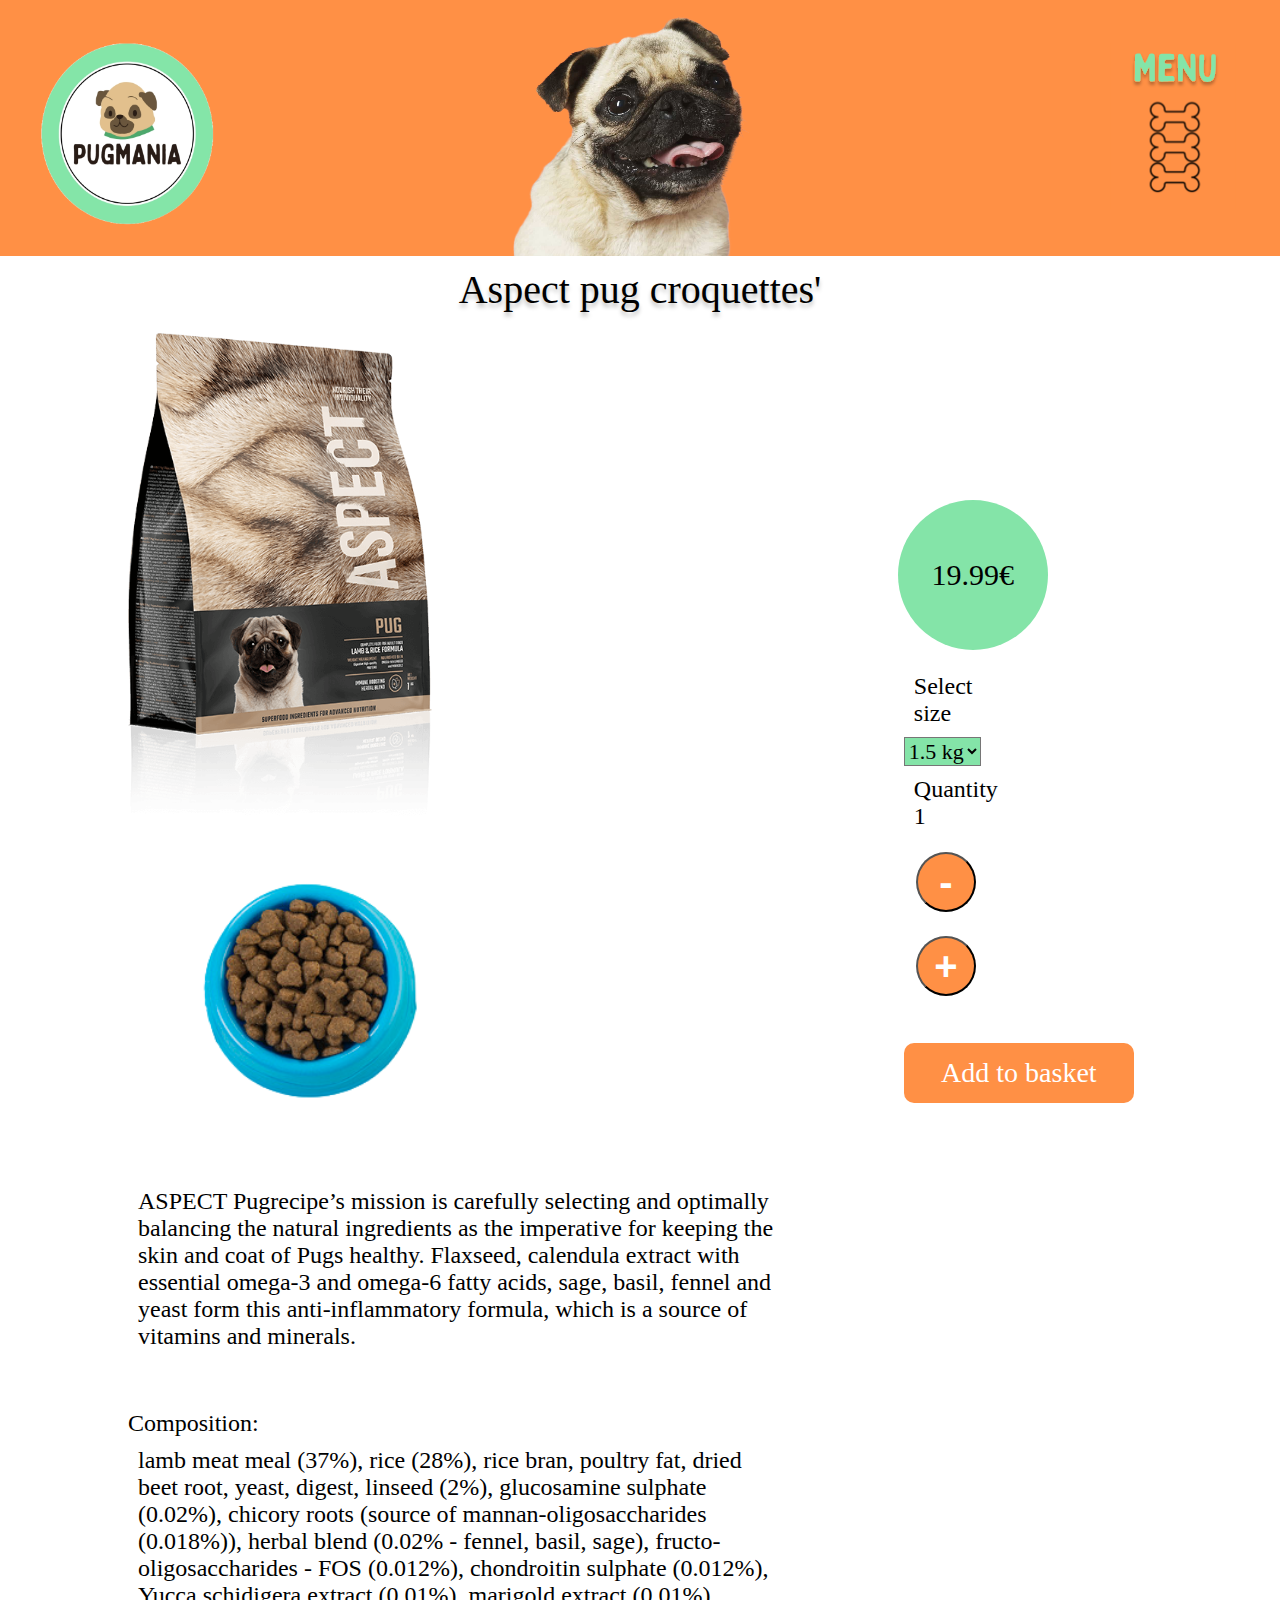
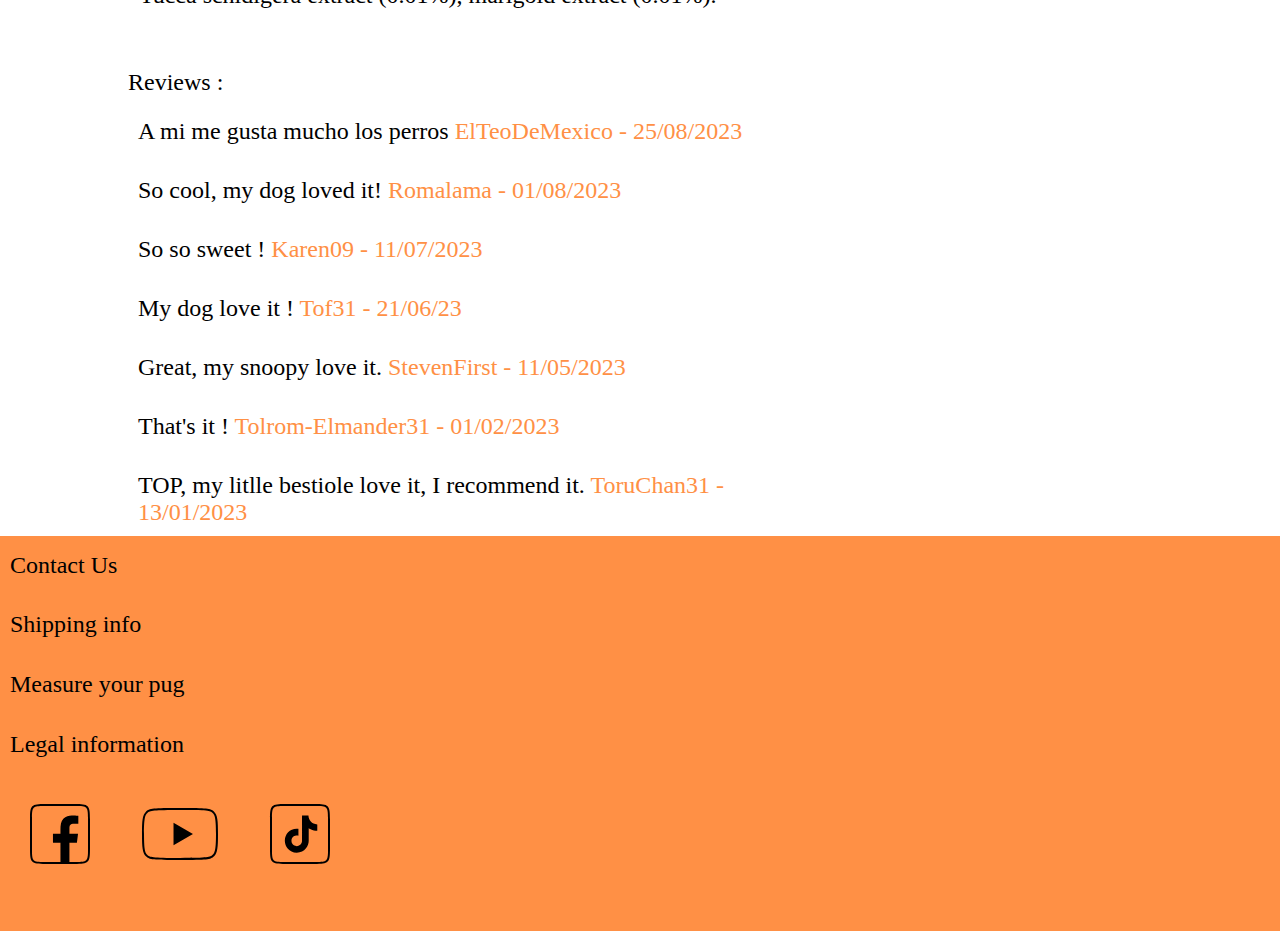
<file: index.html>
<!DOCTYPE html>
<html lang="en">
  <head>
    <meta charset="UTF-8">
    <meta name="viewport" content="width=device-width, initial-scale=1.0">
    <meta http-equiv="X-UA-Compatible" content="ie=edge">
    <title>Pugmania - Aspect pug croquettes'</title>
    <link rel="stylesheet" href="./style.css">
    <link rel="icon" href="./favicon.ico" type="image/x-icon">
	  <script src="index.js" async></script>
  
  </head>
  

  <body>
    <header>
      <div class="logo">
        <a href="homepage.html">
        <img id="logo" class="width-full" src="assets/img/Logo final vert.png" alt="Img-header">
        </a>
      </div>
      <div class="happy-pug">
        <img id="img-happy-pug" class="width-full" src="assets/img/happy-pug.png" alt="Img-header">
      </div>
      <div class="img-menu">
        <label id="hamburger-logo" for="hamburger"> <img id="img-menu" button id="openBtn" class="height-full" src="assets/img/menuf.svg" alt="Img-header"></label>
      </div>
      
    </header>

    <div class="menu">
      <!-- Utilisation d'une checkbox -->
      <input type="checkbox" id="hamburger">
      
      <nav>
        <button class="close-button"><h4>Close Menu X</h4></button></a>
        <a href="login/login.html">My account</a>
        <a href="#">My basket</a>
        <a href="#">Clothing</a>
        <a href="#">Accessories</a>
        <a href="#">Pug Fashion</a>
        <a href="#">Quality nutrition</a>
        <a href="#">Blog pug’s advice</a>
        <a href="#">About US</a>
        <a href="#">Contact us</a>
        <a href="homepage.html">Home page</a>

      </nav>
    </div>

    <div id="center-content">
    
      <h1>Aspect pug croquettes' </h1>

      <div id="content">
        <div id="description">
          <div class="width-full">
            <img id="img-product" src="assets/img/product-1.png" alt="Image du produit">
            <img id="img-product2" src="assets/img/Product-2.png" alt="Image du produit">

          </div>

          <p>
            ASPECT Pugrecipe’s mission is carefully selecting and optimally balancing the natural ingredients as the imperative for keeping the skin and coat of Pugs healthy. 
            Flaxseed, calendula extract with essential omega-3 and omega-6 fatty acids, sage, basil, fennel and yeast form this anti-inflammatory formula, which is a source of vitamins and minerals.
          </p>
            <h3>Composition:</h3>
          <p>
            lamb meat meal (37%), rice (28%), rice bran, poultry fat, dried beet root, yeast, digest, linseed (2%), glucosamine sulphate (0.02%), chicory roots (source of mannan-oligosaccharides (0.018%)), herbal blend (0.02% - fennel, basil, sage), fructo-oligosaccharides - FOS (0.012%), chondroitin sulphate (0.012%), Yucca schidigera extract (0.01%), marigold extract (0.01%).
          </p>

          <div id="rewiews">
            <h3>Reviews :</h3>
            <p>A mi me gusta mucho los perros
              <span>ElTeoDeMexico  - 25/08/2023</span>
            </p>

            <p>So cool, my dog loved it!  
              <span>Romalama  - 01/08/2023</span>
            </p>

            <p>So so sweet !
              <span>Karen09  -  11/07/2023</span>
            </p>
            <p>My dog love it !
              <span>Tof31  -  21/06/23 </span>
            </p>

            <p>Great, my snoopy love it.
              <span>StevenFirst  -  11/05/2023</span>
            </p>

            <p>That's it !
              <span>Tolrom-Elmander31  -  01/02/2023</span>
            </p>

            <p>TOP, my litlle bestiole love it, I recommend it.
              <span>ToruChan31  -  13/01/2023</span>
            </p>
          </div>

        </div>
        
        <div id="choice">    
          <div>
            <div class="container">
              <div class="green-circle"><p><span id="price">€</span></p>
              </div>
              
              <p class="p-select-size">Select size</p>
          </div>
            <select id="select-size">
              <option value="1.5">1.5 kg</option>
              <option value="3">3 kg</option>
            </select>      
            <div class="button-container">
              <p>Quantity <span id="quantite"></span></p>
              <button id="less-quantite" class="quantity-button">-</button>
              <button id="more-quantite" class="quantity-button">+</button>
            </div>
          <button class="add-to-basket">Add to basket</button>


        </div>

      </div>
        
    
        <!--Alt+z pour voir l'integralité d'une ligne trop longue-->

    </div>
    </div>
    
  </body>

  <footer>
    <!-- <img id="img-footer" src="assets/img/img footer.png" alt="Image du footer"> -->
    <div id="link">
      <a href="contactus.html">Contact Us</a><br>
      <a href="shippinginfo.html">Shipping info</a><br>
      <a href="measureyourpug.html">Measure your pug</a><br>
      <a href="legalinformation.html">Legal information</a><br>
      <div class="img-footer">
        <a href="https://www.facebook.com"><img src="assets/img/facebook.svg.svg" alt="Image du footeur">
        <a href="https://www.youtube.com"><img src="assets/img/youtube.svg.svg" alt="Image du footeur">
        <a href="https://www.tiktok.com"><img src="assets/img/tiktok.svg.svg" alt="Image du footeur">
      </div>
    </div>

  </footer>
</html>




<div>
  <div></div>
  <div></div>
  <div>
    <div>
      <div></div>
    </div>
  </div>
  <div></div>
  <div></div>
  <div></div>
</div>
</file>
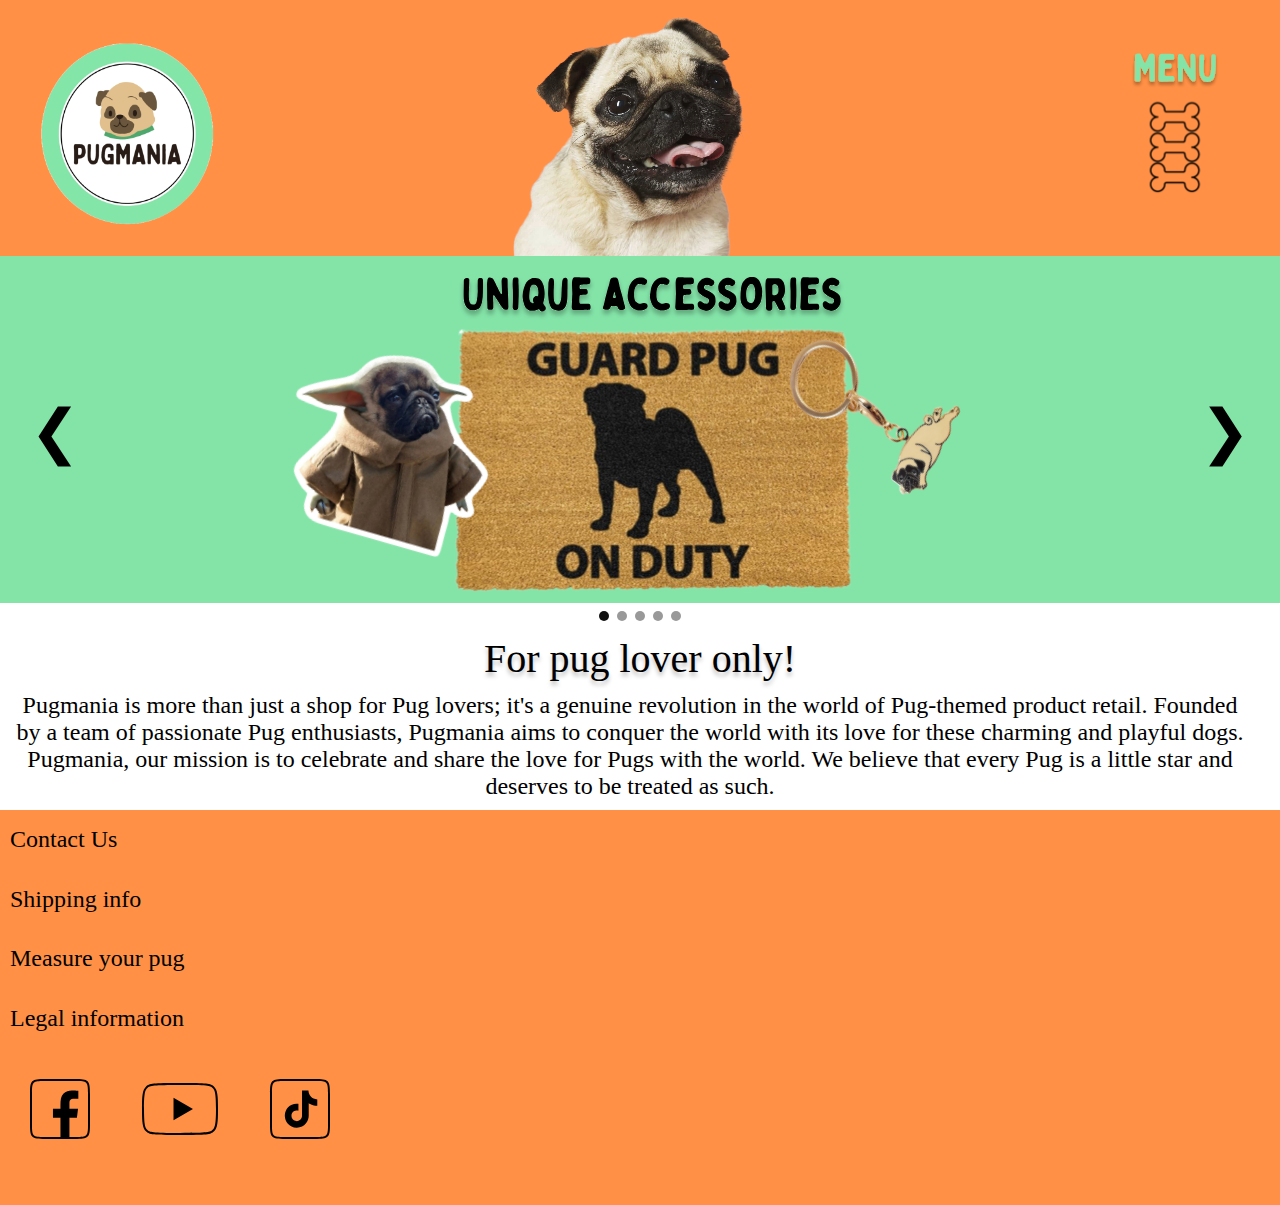
<file: homepage.html>
<!DOCTYPE html>
<html lang="en">
  <head>
    <meta charset="UTF-8">
    <meta name="viewport" content="width=device-width, initial-scale=1.0">
    <meta http-equiv="X-UA-Compatible" content="ie=edge">
    <title>Pugmania.com</title>
    <link rel='stylesheet' href='homepage.css'>
    <link rel="stylesheet" href="style.css">
    <link rel="icon" href="./favicon.ico" type="image/x-icon">
	  <script src="index.js" async></script>
    <script src="homepage.js" async></script>

    <script>
      document.addEventListener('DOMContentLoaded', function () {
          const closeBtn = document.querySelector('.close-button');
          const hamburger = document.querySelector('#hamburger');
  
          closeBtn.addEventListener('click', function () {
              hamburger.checked = false; // Décoche la case à cocher
          });
      });
    </script>    
  </head>

  
  <body>
    <header>
      <div class="logo">
        <a href="homepage.html">
          <img id="logo" class="width-full" src="assets/img/Logo final vert.png" alt="Img-header">
        </a>
      </div>
      <div class="happy-pug">
        <img id="img-happy-pug" class="width-full" src="assets/img/happy-pug.png" alt="Img-header">
      </div>
      <div class="img-menu">
        <label id="hamburger-logo" for="hamburger"> <img id="img-menu" button id="openBtn" class="height-full" src="assets/img/menuf.svg" alt="Image de l'en-tete"></label>
      </div>
      <!-- image svg non pixelisable -->
      
    </header>

  <!-- <class="@media (min-width: 740px)""> -->
    <div class="menu">
      <!-- Utilisation d'une checkbox -->
      <input type="checkbox" id="hamburger">
      <!-- Le reste du menu -->
      
    
      <nav>
        <button class="close-button"><h4>close Menu X</h4></button></a>
        <a href="login/login.html">My account</a>
        <a href="#">My basket</a>
        <a href="#">Clothing</a>
        <a href="#">Accessories</a>
        <a href="#">Pug Fashion</a>
        <a href="#">Quality nutrition</a>
        <a href="#">Blog pug’s advice</a>
        <a href="#">About US</a>
        <a href="#">Contact us</a>
        <a href="homepage.html">Home page</a>
      </nav>
    </div>

    <div class="slide-container">
      <div class="custom-slider fade">
        <a href="index.html">
          <img class="slide-img" src="Unique accessories.svg">
        </a>
      </div>
      <div class="custom-slider fade">
          <img class="slide-img" src="pugfashion.svg">
      </div>
      <div class="custom-slider fade">
        <a href="index.html">
          <img class="slide-img" src="Unique quality nutrition.svg">
        </a>
      </div>
      <div class="custom-slider fade">
        <img class="slide-img" src="Clothing with pug designs.svg">
      </div>
      <div class="custom-slider fade">
        <img class="slide-img" src="the BLog of PUG’s advice.svg">
      </div>
      <a class="prev" onclick="plusSlides(-1)">❮</a>
      <a class="next" onclick="plusSlides(1)">❯</a>
    </div>

    <div class="slide-dot">
      <span class="dot" onclick="currentSlide(1)"></span>
      <span class="dot" onclick="currentSlide(2)"></span>
      <span class="dot" onclick="currentSlide(3)"></span>
      <span class="dot" onclick="currentSlide(4)"></span>
      <span class="dot" onclick="currentSlide(5)"></span>
    </div>

<!-- <div id="center-content">
  <div id="container-unique-accessories">
    <h1>Unique accessories</h1>
    <div id="img-homepage">
      <div class="width-full">
        <img id="img-product-yoda" src="assets/img/yoda.png" alt="img-product">
        <img id="img-product-carpet" src="assets/img/carpet.png" alt="img-product">
        <img id="img-product-key" src="assets/img/key.png" alt="img-product">     
      </div>
    </div>
</div> -->

    <h1>For pug lover only!</h1>
    <p class="text-center">
      Pugmania is more than just a shop for Pug lovers; it's a genuine revolution in the world of Pug-themed product retail. Founded by a team of passionate Pug enthusiasts, Pugmania aims to conquer the world with its love for these charming and playful dogs.
      <br> Pugmania, our mission is to celebrate and share the love for Pugs with the world. We believe that every Pug is a little star and deserves to be treated as such.
    </p>

    <footer>
      <!-- <img id="img-footer" src="assets/img/img footer.png" alt="Image du footer"> -->
      <div id="link">
        <a href="contactus.html">Contact Us</a><br>
        <a href="shippinginfo.html">Shipping info</a><br>
        <a href="measureyourpug.html">Measure your pug</a><br>
        <a href="legalinformation.html">Legal information</a><br>
        <div class="img-footer">
          <a href="https://www.facebook.com"><img src="assets/img/facebook.svg.svg" alt="Img footer">
          <a href="https://www.youtube.com"><img src="assets/img/youtube.svg.svg" alt="Img footer">
          <a href="https://www.tiktok.com"><img src="assets/img/tiktok.svg.svg" alt="Img footer">
        </div>
      </div>

    </footer>
  </body>
</html>
</file>
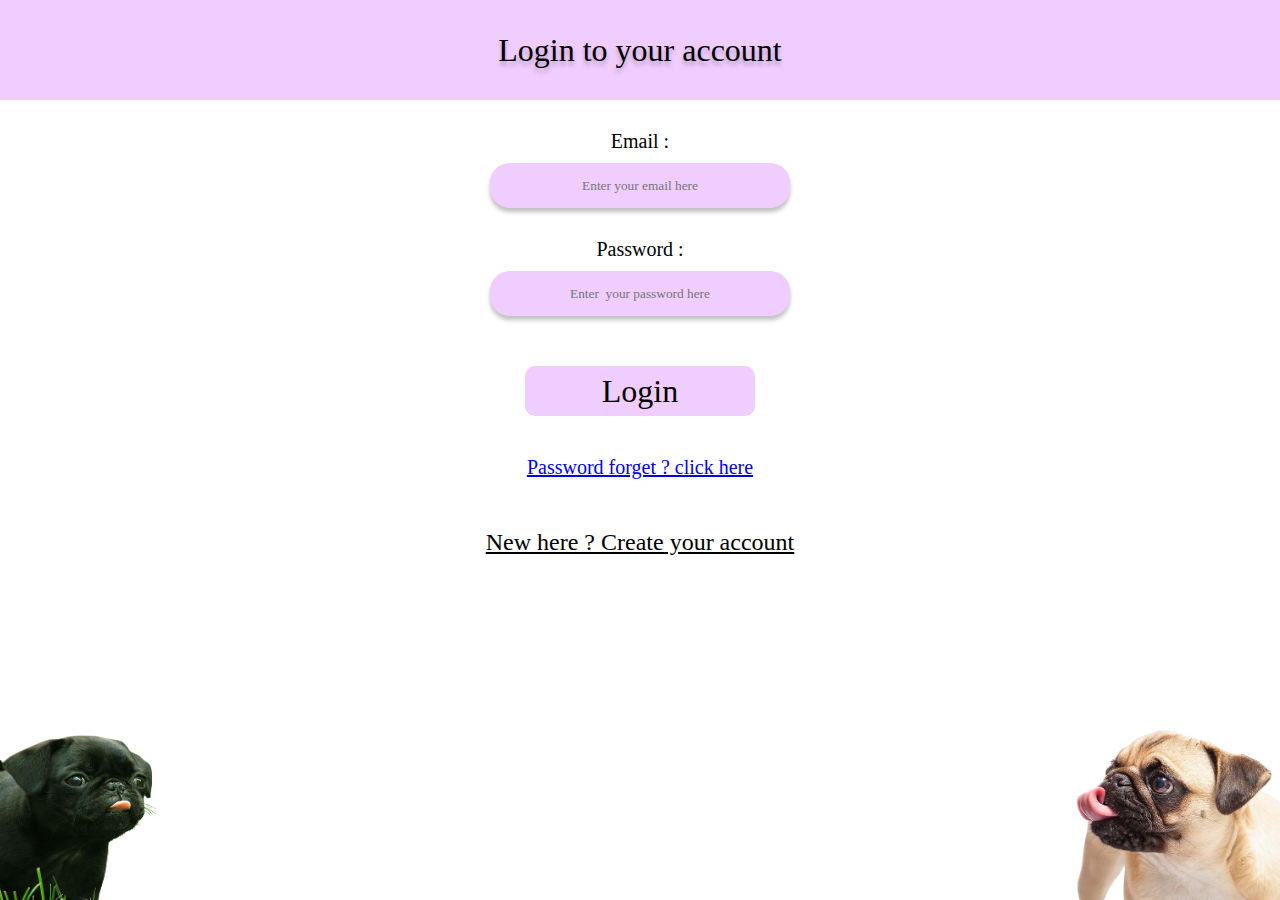
<file: login/login.html>
<!DOCTYPE html>
<html lang="en">
  <head>
    <meta charset="UTF-8">
    <meta name="viewport" content="width=device-width, initial-scale=1.0">
    <meta http-equiv="X-UA-Compatible" content="ie=edge">
    <title>Pugmania - Login to your account</title>
    <link rel="stylesheet" href="./login.css">
    <link rel="icon" href="../favicon.ico" type="image/x-icon">
	  <script src="login.js" async></script>
  </head>

  <body>
    <header>
        <!-- TODO -->
    </header>

    <div class="container">
      <div class="band">
        <h2>Login to your account</h2>
      </div>

      <form>
          <label for="email"><p>Email :</p></label>
          <input  type="email"
                  id="email"
                  name="email"
                  placeholder="Enter your email here"
                  required
                  minlength="1"
                  maxlength="30"
                  size="10"/>
          
          <label for="password"><p>Password :</p></label>
          <input  type="password"
                  id="password"
                  name="password"
                  placeholder="Enter  your password here"
                  required
                  minlength="8"
                  maxlength="100"
                  size="10"/>

          <button class="button-submit">Login</button>
      </form>
      
      <p id="message"></p>
    
      <a href="https://www.google.fr/" class="link-roca">Password forget ? click here</a>
      <a href="../register/register.php"  class="link-roca2">New here ? Create your account</a>
    </div>
 

    <footer>
      <img id="pug-langue1" img src="assets/img/pug-langue.png" alt="footer-img">
      <img id="pug-langue2" src="assets/img/pug-langue-2.png" alt="footer-img">  
    </footer>   
  </body>
</html>
</file>
<file: style.css>
* {
  box-sizing: border-box;
  margin: 0;
  padding: 0;
}

* {
  cursor: url("favicon.ico"), auto;
}

/* COMMUN ////////////////////////////////////////////////////////////////////////////////////////////////////////////////////////////////////////////// */

#rewiews {
  display: flex;
  flex-direction: column;

  p {
    margin-top: 12px;

    span {
      color: #ff9045;
      white-space: normal; /* Colle au commentaire afin de ne conserver un maximum de lisibilité */
    }
  }
}

.logo {
  width: 20vw;
  height: 20vw;
}

#img-menu {
  max-width: 100%;
  width: 34vw;
}

.menu {
  z-index: 9999;
}

h1,
h2,
h3,
h4,
h5 {
  color: #000;
  font-style: normal;
  font-weight: 400;
  line-height: normal;
  font-family: "Bobby Jones Soft";
}

h1 {
  text-align: center;
  text-shadow: 0px 4px 4px rgba(0, 0, 0, 0.25);
  font-size: 40px;
  margin-top: 10px;
}

h3 {
  font-size: 24px;
  font-weight: 400;
}

h4 {
  font-size: 30px;
  font-weight: 400;
}

.roca-one {
  font-family: "RocaOne-Lt";
}

.text-center {
  color: #000;
  text-align: center;
  font-family: "RocaOne-Lt";
  font-size: 24px;
  font-style: normal;
  font-weight: 400;
  line-height: normal;
}

.width-33 {
  width: 33%;
}

.width-full {
  margin-top: 20px;
  width: 100%;
}

.height-full {
  height: 100%;
}

#center-content {
  width: 80%;
  margin-left: auto;
  margin-right: auto;
}

#description {
  display: inline;
  width: 66%;
}

.close-button {
  background-color: #84e4a8;
}

#img-product {
  width: 80%;
  display: flex; /* spécifier un facteur d'agrandissement ou de réduction de la taille d'un élément flexible */
}

#img-product2 {
  width: 80%;
  display: flex;
}

#choice {
  width: 33%;
  justify-content: space-between; /* Espace le contenu horizontalement */
  padding: 100px;
}

#content {
  display: flex;
}

.circle-button.orange {
  background-color: #ff9045;
}

#select-size {
  font-size: 22px;
  font-family: "RocaOne-Lt";
  background-color: #84e4a8;
}

#price {
  font-size: 30px;
  font-family: "Bobby Jones Soft";
}

.green-circle p {
  margin: 0;
  padding: 0;
  text-align: center;
}

#img-footer {
  display: flex;
  /*flex-shrink: 100%; définit le facteur de rétrécissement d'un élément flexible*/
}

footer {
  background-color: #ff9045;
  display: flex;
  width: 200%;
}
/* fin Commun ///////////////////////////////////////////////////////////////////////////////////////////////////////////////////////////////////////////// */

/* Mobile ////////////////////////////////////////////////////////////////////////////////////////////////////////////////////////////////////////////// */
@media (max-width: 740px) {
  header {
    width: 100%;
    background-color: #ff9045;
    display: flex;
    justify-content: space-between; /* Pour aligner les éléments horizontalement */
    align-items: center; /* Pour aligner les éléments verticalement */
    height: auto; /* Maintient le rapport largeur/hauteur d'origine */
    flex: 1; /* Chaque section du header prend un tiers de l'espace disponible */
    text-align: center;
  }

  #img-happy-pug {
    width: 55vw;
    height: 40vw;
    margin-left: 6vw;
  }

  #logo {
    width: 30vw;
    height: 30vw;
    margin-top: -10vw;
  }

  #img-menu {
    width: 30vw;
    height: 30vw;
    margin-left: -14vw;
    margin-top: -8vw;
  }

  .menu {
    position: fixed;
    width: 0px;
  }

  main {
    margin-left: 50px;
    width: 500px;
    text-align: flex;
  }

  #hamburger {
    /* Pour que la checkbox ne s'affiche pas */
    display: none;
  }

  #hamburger-logo {
    cursor: pointer;
    width: 100px;
    display: block;
    /* Pour que le menu hamburger s'affiche toujours */
    text-align: left;
    /* Pour que le menu hamburger soit "rangé" par défaut */
    padding: 10px;
  }

  /* Sélectionne l'élément <nav> */
  nav {
    /* Utilise la mise en page flexbox pour l'élément <nav> */
    display: flex;
    /* Organise les éléments enfants en colonne */
    flex-direction: column;
    /* Définit la couleur de fond de l'élément <nav> */
    background: #ff9045;
    /* Cache le débordement de contenu */
    overflow: hidden;
    /* Fait en sorte que la largeur de l'élément <nav> occupe toute la largeur de la fenêtre */
    width: 100vw;
    /* Déplace l'élément <nav> hors de la vue vers la gauche */
    transform: translateX(-100vw);
    font-family: "Bobby Jones Soft";
    color: #000;
    text-align: center;
    text-shadow: 0px 4px 4px rgba(0, 0, 0, 0.25);
    font-size: 16px;
    font-style: normal;
  }

  #hamburger-logo,
  nav {
    transition: 0.7s;
  }

  /* Lorsque #hamburger est coché, le #hamburger-logo et le nav qui sont dans le même parent changent de propriété */
  #hamburger:checked ~ #hamburger-logo,
  #hamburger:checked ~ nav {
    /* Changement de la position pour afficher les menus */
    transform: translate(0.3vw);
  }

  nav a {
    color: white;
    text-decoration: none;
    padding: 5px;
    font-size: 30px;
  }

  nav a:hover {
    background: #84e4a8;
  }

  h1 {
    color: #000;
    text-align: center;
    text-shadow: 0px 4px 4px rgba(0, 0, 0, 0.25);
    font-family: "Bobby Jones Soft";
    font-size: 24px;
    font-style: normal;
    font-weight: 400;
    line-height: normal;
  }

  h3 {
    color: #000;
    font-family: "Bobby Jones Soft";
    font-size: 20px;
    font-style: normal;
    font-weight: 400;
    line-height: normal;
  }

  p {
    background: linear-gradient(to top, rgba(0, 0, 0 0.5), rgb(253, 253, 253));
    margin-right: 20px; /* Espacement horizontal entre les <divs> */
    display: inline-block; /* Pour qu'elles soient alignés côte à côte */
    padding: 10px; /* Espace entre le texte et la bordure */
    color: #000;
    font-family: "RocaOne-Lt";
    font-size: 16px;
    font-style: normal;
    font-weight: 400;
    line-height: normal;
  }

  .green-circle {
    width: 110px;
    height: 110px;
    background-color: #84e4a8;
    border-radius: 50%; /* Pour créer un rond */
    position: absolute;
    top: 50%;
    left: 50%;
    transform: translate(
      -50%,
      -50%
    ); /* Pour centrer le rond par rapport au texte */
    z-index: -1;
    text-align: center;
    position: relative; /* Assure que le texte est positionné correctement par rapport au conteneur */
    display: flex;
    justify-content: center;
    align-items: center;
  }

  .container {
    position: relative;
    display: inline-block;
    margin-right: 100vw;
  }

  .add-to-basket {
    background-color: #ff9045;
    color: white;
    border: none;
    border-radius: 10px;
    padding: 05px 10px; /* Marge intérieure du bouton */
    cursor: pointer;
    font-family: "RocaOne-Lt";
    font-size: large;
  }

  .add-to-basket:hover {
    background-color: #84e4a8; /* Couleur du bouton au survol */
  }

  .p-select-size {
    font-size: 0px;
  }

  .quantity-button {
    width: 40px;
    height: 40px;
    background-color: #ff9045;
    border-radius: 50%;
    color: #ffffff;
    font-weight: bold;
    display: flex;
    align-items: center;
    justify-content: center;
    font-size: 20px;
    cursor: pointer;
    margin: 5px;
    display: inline-flex; /* Affiche les boutons "plus" et "moins" en ligne */
  }

  #link a {
    display: inline-block; /* Pour qu'ils soient alignés côte à côte */
    padding: 3vw;
    font-family: "RocaOne-Lt";
    font-size: 16px;
    font-weight: 500; /* Définis l'épaisseur */
    line-height: 0.5; /* Léger espace entre les liens */
    color: #000000;
    text-decoration: none; /* Supprime le soulignement des liens */
    margin-left: 7vw;
  }

  #link a:visited {
    color: #000000;
  }

  #link a:hover {
    color: #84e4a8;
  }

  #link a:active {
    color: #000000;
  }

  footer {
    background-color: #ff9045;
    display: flex;
    width: 100%;
  }

  .img-footer a {
    margin-right: 8vw;
    max-width: 10vw; /* Limite la largeur maximale des images */
    height: auto; /* Permet à la hauteur de s'ajuster automatiquement pour conserver les proportions */
  }
}
/* fin mobile ////////////////////////////////////////////////////////////////////////////////////////////////////////////////////////////////////////// */

/* desktop ///////////////////////////////////////////////////////////////////////////////////////////////////////////////////////////////////////////// */
@media (min-width: 741px) {
  header {
    background-color: #ff9045;
    height: 20vw;
    width: 100%;
    display: flex;
    justify-content: space-between; /* Pour aligner les éléments horizontalement */
    max-width: 100%; /* Empêche l'image de déborder de la section */
    text-align: center; /* Centre le contenu horizontalement */
    align-items: center; /* Centre les éléments verticalement */
    position: relative;
  }

  .menu {
    /* Pour que le menu reste en place quand on scroll */
    width: 100%;
    height: 100%;
    z-index: 9999;
  }

  main {
    /* Pour que le texte ne soit pas sous le menu */
    margin-left: 50px;
    width: 50px;
    text-align: flex;
  }

  #hamburger {
    /* Pour que la checkbox ne s'affiche pas */
    display: none;
  }

  #hamburger-logo {
    cursor: pointer;
    width: 200px;
    display: block;
    /* Pour que le menu hamburger s'affiche toujours */
    text-align: left;
    padding: 10px;
  }
  /* Sélecteur pour cibler les éléments <nav> */
  nav {
    /* Positionne l'élément <nav> de manière absolue par rapport à son parent positionné */
    position: absolute;
    /* Aligne l'élément <nav> à droite du parent */
    right: 0;
    /* Utilise le modèle de boîte flexible pour aligner les enfants */
    display: flex;
    flex-direction: column;
    background: #ff9045;
    /* Masque tout contenu qui dépasse les limites de l'élément <nav> */
    overflow: hidden;
    /* Fixe la largeur de l'élément <nav> à 300 pixels */
    width: 300px;
    font-family: "Bobby Jones Soft";
    color: #000;
    /* Centre le texte horizontalement */
    text-align: center;
    text-shadow: 0px 4px 4px rgba(0, 0, 0, 0.25);
    font-size: 24px;
    font-style: normal;
    transform: translateX(100%);
  }

  #hamburger-logo,
  nav {
    transition: 1.4s;
  }

  /* Lorsque #hamburger est coché, le #hamburger-logo et le nav qui sont dans le même parent changent de propriété */
  #hamburger:checked ~ #hamburger-logo,
  #hamburger:checked ~ nav {
    /* Changement de la position pour afficher les menus */
    transform: translateX(0);
  }

  nav a {
    color: white;
    text-decoration: none;
    padding: 10px;
  }

  nav a:hover {
    background: #84e4a8;
  }

  #logo {
    width: 16vw;
    height: 16vw;
    margin-top: 2vw;
  }

  #img-menu {
    width: 13vw;
    height: 13vw;
  }

  #img-happy-pug {
    width: 32vw;
    height: 20vw;
    margin-top: 0.3vw;
  }

  h1 {
    color: #000;
    text-align: center;
    text-shadow: 0px 4px 4px rgba(0, 0, 0, 0.25);
    font-family: "Bobby Jones Soft";
    font-size: 40px;
    font-style: normal;
    font-weight: 400;
    line-height: normal;
  }

  #img-product {
    width: 45%;
  }

  #img-product-yoda {
    width: 30vw;
  }

  #img-product-carpet {
    width: 20vw;
  }

  #img-product-key {
    width: 20vw;
  }

  #container-unique-accessories {
    margin-left: 1px;
    background-color: #84e4a8;
    width: 89vw;
    height: 27.5vw;
  }

  h3 {
    color: #000;
    font-family: "Bobby Jones Soft";
    font-size: 24px;
    font-style: normal;
    font-weight: 400;
    line-height: normal;
    margin-top: 50px;
  }

  .p-select-size {
    margin-top: 250px;
    font-size: 24px;
  }

  p {
    background: linear-gradient(to top, rgba(0, 0, 0 0.5), rgb(253, 253, 253));
    margin-right: 20px; /* Espacement horizontal entre les <divs> */
    display: inline-block; /* Pour qu'elles soient alignés côte à côte */
    padding: 10px; /* Espace entre le texte et la bordure */
    color: #000;
    font-family: "RocaOne-Lt";
    font-size: 24px;
    font-style: normal;
    font-weight: 400;
    line-height: normal;
  }

  .container {
    position: relative;
    display: inline-block;
  }

  .green-circle {
    width: 150px;
    height: 150px;
    background-color: #84e4a8;
    border-radius: 100%;
    position: absolute;
    top: 50%;
    left: 50%;
    transform: translate(-50%, -50%);
    z-index: -1;
    display: flex;
    justify-content: center;
    align-items: center;
  }

  .add-to-basket {
    width: 230px;
    height: 60px;
    background-color: #ff9045;
    color: white;
    border: none;
    border-radius: 10px;
    padding: 10px 20px; /* Marge intérieure du bouton */
    cursor: pointer;
    margin-top: 35px;
    font-family: "RocaOne-Lt";
    font-size: 28px;
  }

  .add-to-basket:hover {
    background-color: #84e4a8;
  }

  .button-container {
    align-items: center;
    justify-content: center;
  }

  .quantity-button {
    width: 60px;
    height: 60px;
    background-color: #ff9045;
    border-radius: 50%; /* Pour créer un cercle */
    color: #ffffff;
    font-weight: bold;
    display: flex;
    align-items: center; /*Permets de centrer le signe le plus et le moins */
    justify-content: center; /*Permets aussi de centrer le signe plus et le moins */
    font-size: 40px;
    cursor: pointer;
    margin: 12px;
    display: inline-flex; /* Affiche les boutons "plus" et "moins" en ligne */
  }

  #link a {
    display: inline-block; /* Pour qu'ils soient alignés côte à côte */
    padding: 10px;
    font-family: "RocaOne-Lt";
    font-size: 24px;
    font-weight: 400; /* Définis l'épaisseur */
    line-height: 1.65; /* Léger espace entre les liens */
    color: #000000;
    text-decoration: none; /* Supprime le soulignement des liens */
  }

  #link a:visited {
    color: #000000;
  }

  #link a:hover {
    color: #84e4a8;
  }

  #link a:active {
    color: #000000;
  }

  footer {
    background-color: #ff9045;
    display: flex;
    width: 100%;
    height: 100%;
  }

  .img-footer {
    display: flex;
    align-self: flex-end;
  }
}

/* fin Desktop ///////////////////////////////////////////////////////////////////////////////////////////////////////////////////////////////////////////// */
</file>
<file: homepage.css>
* {
    box-sizing: border-box;
  }
  *::before, *::after {
    box-sizing: border-box;
  }
  
  body {
    margin: 0;
  }
  
  .custom-slider { display: none; }
.slide-container {
    position: relative;
    margin-top: 0px;
    z-index: auto;
}
.prev, .next {
    cursor: pointer;
    position: absolute;
    top: 50%;
    transform: translateY(-50%);
    width: 80px;
    height: 80px;
    display: flex;
    align-items: center;
    justify-content: center;
    border-radius: 50%;
    color: rgb(0, 0, 0);
    font-size: 60px;
    background-color: rgba(0,0,0,0);
    transition: background-color 0.6s ease;
}
.prev{ left: 15px; }
.next { right: 15px; }
.prev:hover, .next:hover {
    background-color: rgba(0, 0, 0, 0.5);
}

.slide-img{
    width: 100%;
    height: 100%;
    object-fit: cover;
    object-position: center;
}

.slide-dot{ text-align: center; }
.dot {
    cursor: pointer;
    height: 10px;
    width: 10px;
    margin: 0 2px;
    background-color: #999999;
    border-radius: 50%;
    display: inline-block;
    transition: background-color 0.6s ease;
}
.active, .dot:hover { background-color: #111111; }
.fade {
    animation-name: fade;
    animation-duration: 1s;
}
@keyframes fade {
    from {opacity: 0}
    to {opacity: 1}
}
</file>
<file: login/login.css>
* {
    box-sizing: border-box;
    margin: 0;
    padding: 0;
    cursor: url('../favicon.ico'), auto;
}
html {
    height: 100%;
    width: 100%;
}

/* COMMUN ////////////////////////////////////////////////////////////////////////////////////////////////////////////////////////////////////////////// */

body {
    display: flex;
    flex-direction: column;
    /* justify-content: center; */
    align-items: center;
    height: 100%;
    width: 100%;
}

a {
    margin-top: 20px;
}

.container{
    display: flex;
    flex-direction: column;
    flex: 1 1 0%;
    width: 100%;
}


.band {
    width:100%;
    height:100px;
    background: #F0CDFF;
    display: flex;
    flex-direction: column;
    justify-content: center;
    align-items: center;

}

.band h2 {
    display: flex;
    flex-direction: column;
    justify-content: center;
    align-items: center;
    text-align: center;
    text-shadow: 0px 4px 4px rgba(0, 0, 0, 0.25);
    font-family: 'Bobby Jones Soft';
    font-size: 32px;
    font-style: normal;
    font-weight: 400;
}

form {
    display: flex;
    flex-direction: column;
    justify-content: center;
    align-items: center;
}

form button {
    margin: 30px auto;
    width: 120px;
    display: flex;
    flex-direction: column;
    justify-content: center;
    align-items: center;
}

.button-submit {
    text-align: center;
    font-family: 'Bobby Jones Soft';
    font-size: 32px;
    font-style: normal;
    font-weight: 400;
    line-height: normal;
    border-radius: 10px;
    background: #F0CDFF;
    border-width : 0;
    width: 230px;
    height: 50px;
    flex-shrink: 0;
    margin-top: 50px;
}

    .button-submit:hover {
    background-color: #87EFFE; 
}

#email{
    display: flex;
    flex-direction: column; 
    justify-content: center;
    align-items: center;
    width: 300px;
    height: 45px;
    padding: 10px 0px;
    align-items: flex-start;
    flex-shrink: 0;
    background-color:#F0CDFF;
    border-radius: 20px;
    box-shadow: 0px 4px 4px 0px rgba(0, 0, 0, 0.25);
    border: 0px;
}

#password{
    display: flex;
    width: 300px;
    height: 45px;
    padding: 10px 0px;
    align-items: flex-start;
    flex-shrink: 0;
    background-color:#F0CDFF;
    border-radius: 20px;
    box-shadow: 0px 4px 4px 0px rgba(0, 0, 0, 0.25);
    border: 0px;
}

::placeholder {
    text-align: left; 
    font-family: 'RocaOne-Lt';
    text-align: center;
}

p { 
    display: flex;
    flex-direction: column;
    justify-content: center;
    align-items: center;
    background: linear-gradient(to top, rgba(0, 0, 0 0.5), rgb(253, 253, 253)); 
    /* border: 2px solid black; */
    margin-top: 20px; /* Espacement vertical entre les <divs> */
    display: inline-block; /* Pour qu'elles soient alignés côte à côte */
    padding: 10px; /* Espace entre le texte et la bordure */
    color: #000;
    font-family: 'RocaOne-Lt';
    font-size: 20px;
    font-style: normal;
    font-weight: 400;
    line-height: normal;
}


.link-roca { 
    font-family: 'RocaOne-Lt';
    font-size: 20px;
    font-style: normal;
    font-weight: 400;
    line-height: normal;
    text-decoration-line: underline;
    text-align: center;
    margin-top: -30px;
    margin-bottom: 30px;
}

.link-roca:visited {
    color: #000000;
}

.link-roca2 { 
    font-family: 'Bobby Jones Soft';
    font-size: 24px;
    font-style: normal;
    font-weight: 400;
    line-height: normal;
    text-decoration-line: underline;
    text-align: center;
    color: #000000;
}

.link-roca2:visited {
    color: #000000;
}

.link-bobby{
    color: #000;
    text-align: center;
    text-shadow: 0px 4px 4px rgba(0, 0, 0, 0.25);
    font-family: 'Bobby Jones Soft';
    font-size: 28px;
    font-style: normal;
    font-weight: 400;
    line-height: normal;
    text-decoration-line: underline;
    justify-content: center;
    display: flex;
    margin-top: -5vw;
    margin-left: 5vw;
}

footer {
    width: 100%;
    display: flex;
    justify-content: space-between;
}

#pug-langue1 {
    width: 153.256px;
    height: 120px;
    margin-top: -120px;
}

#pug-langue2 {
    width: 113.256px;
    height: 120px;
    margin-top: -120px;
}

/* desktop ///////////////////////////////////////////////////////////////////////////////////////////////////////////////////////////////////////////// */
@media (min-width: 741px) {


    #pug-langue1 {
        width: 263.256px;
        height: 180px;
        margin-top: -72px;
    }
    
    #pug-langue2 {
        width: 223.256px;
        height: 180px;
        margin-top: -72px;
    }

}
/* fin desktop ////////////////////////////////////////////////////////////////////////////////////////////////////////////////////////////////////////// */
</file>
